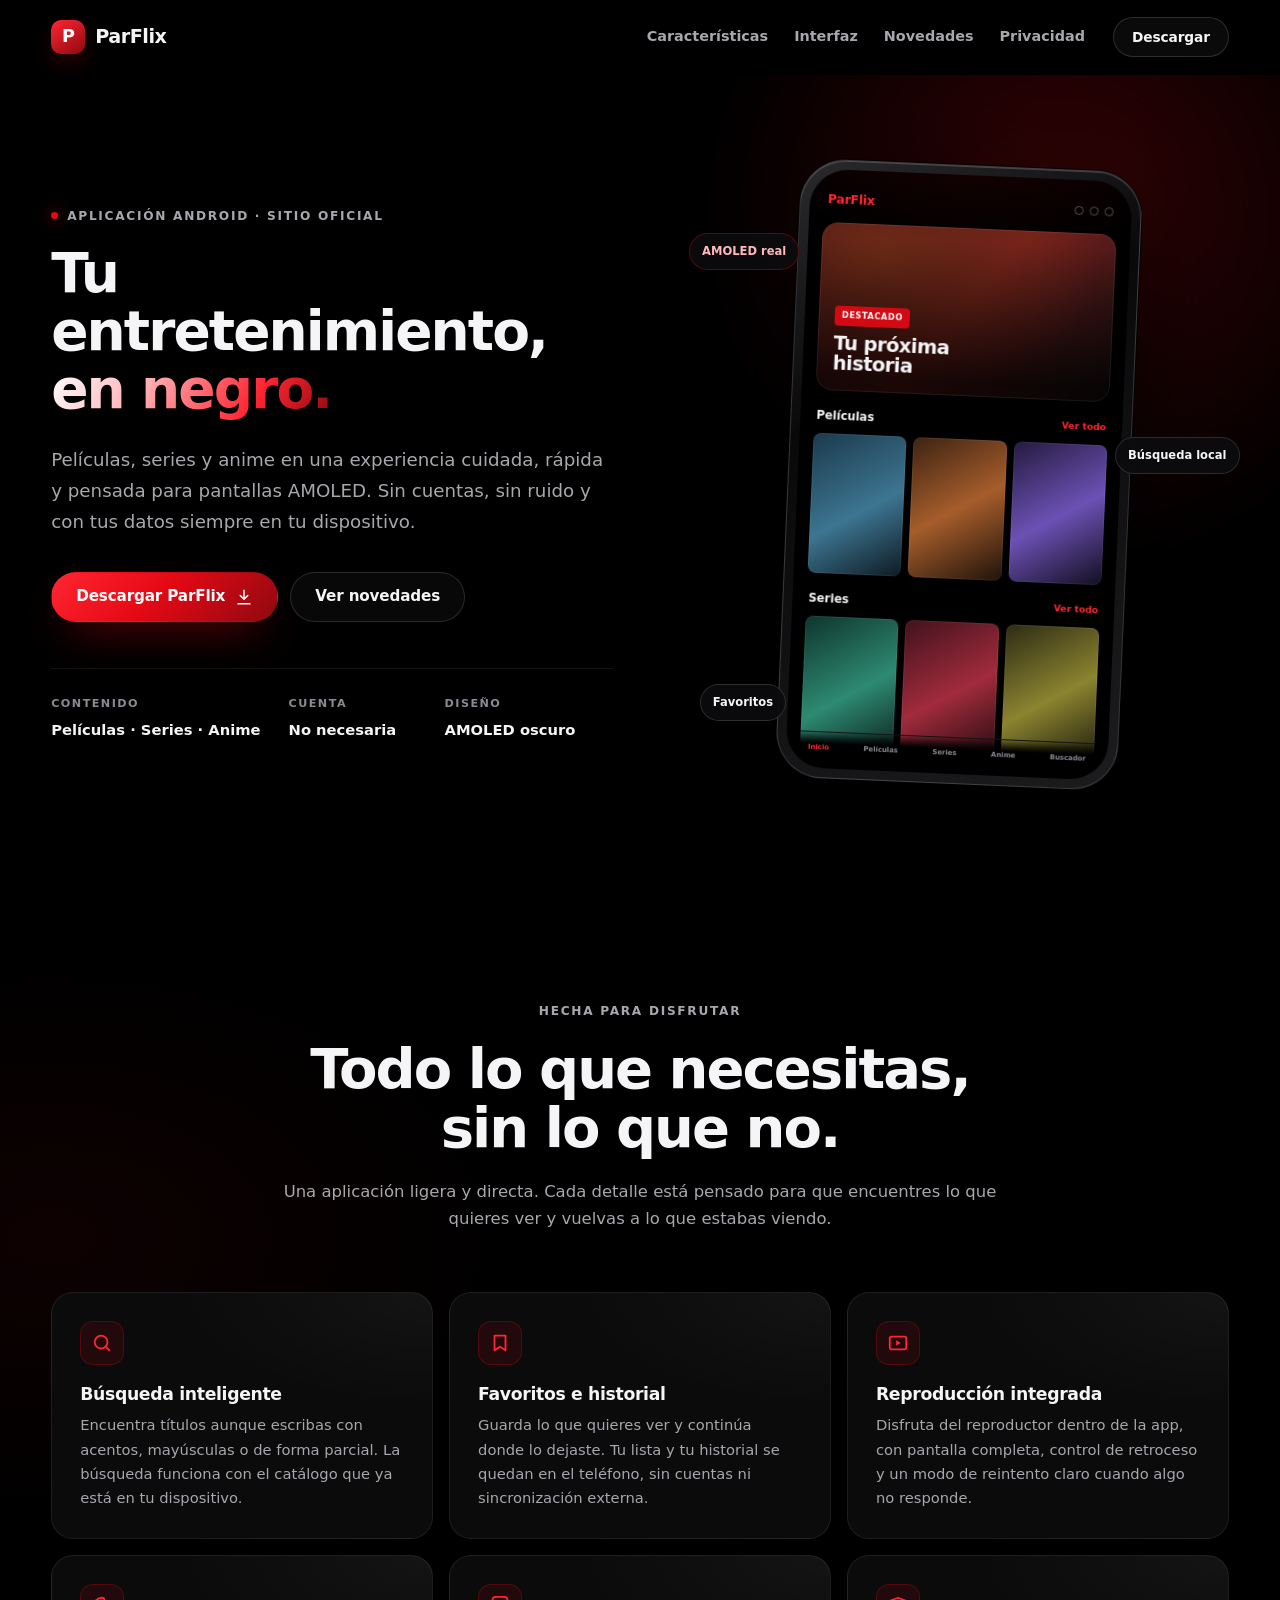
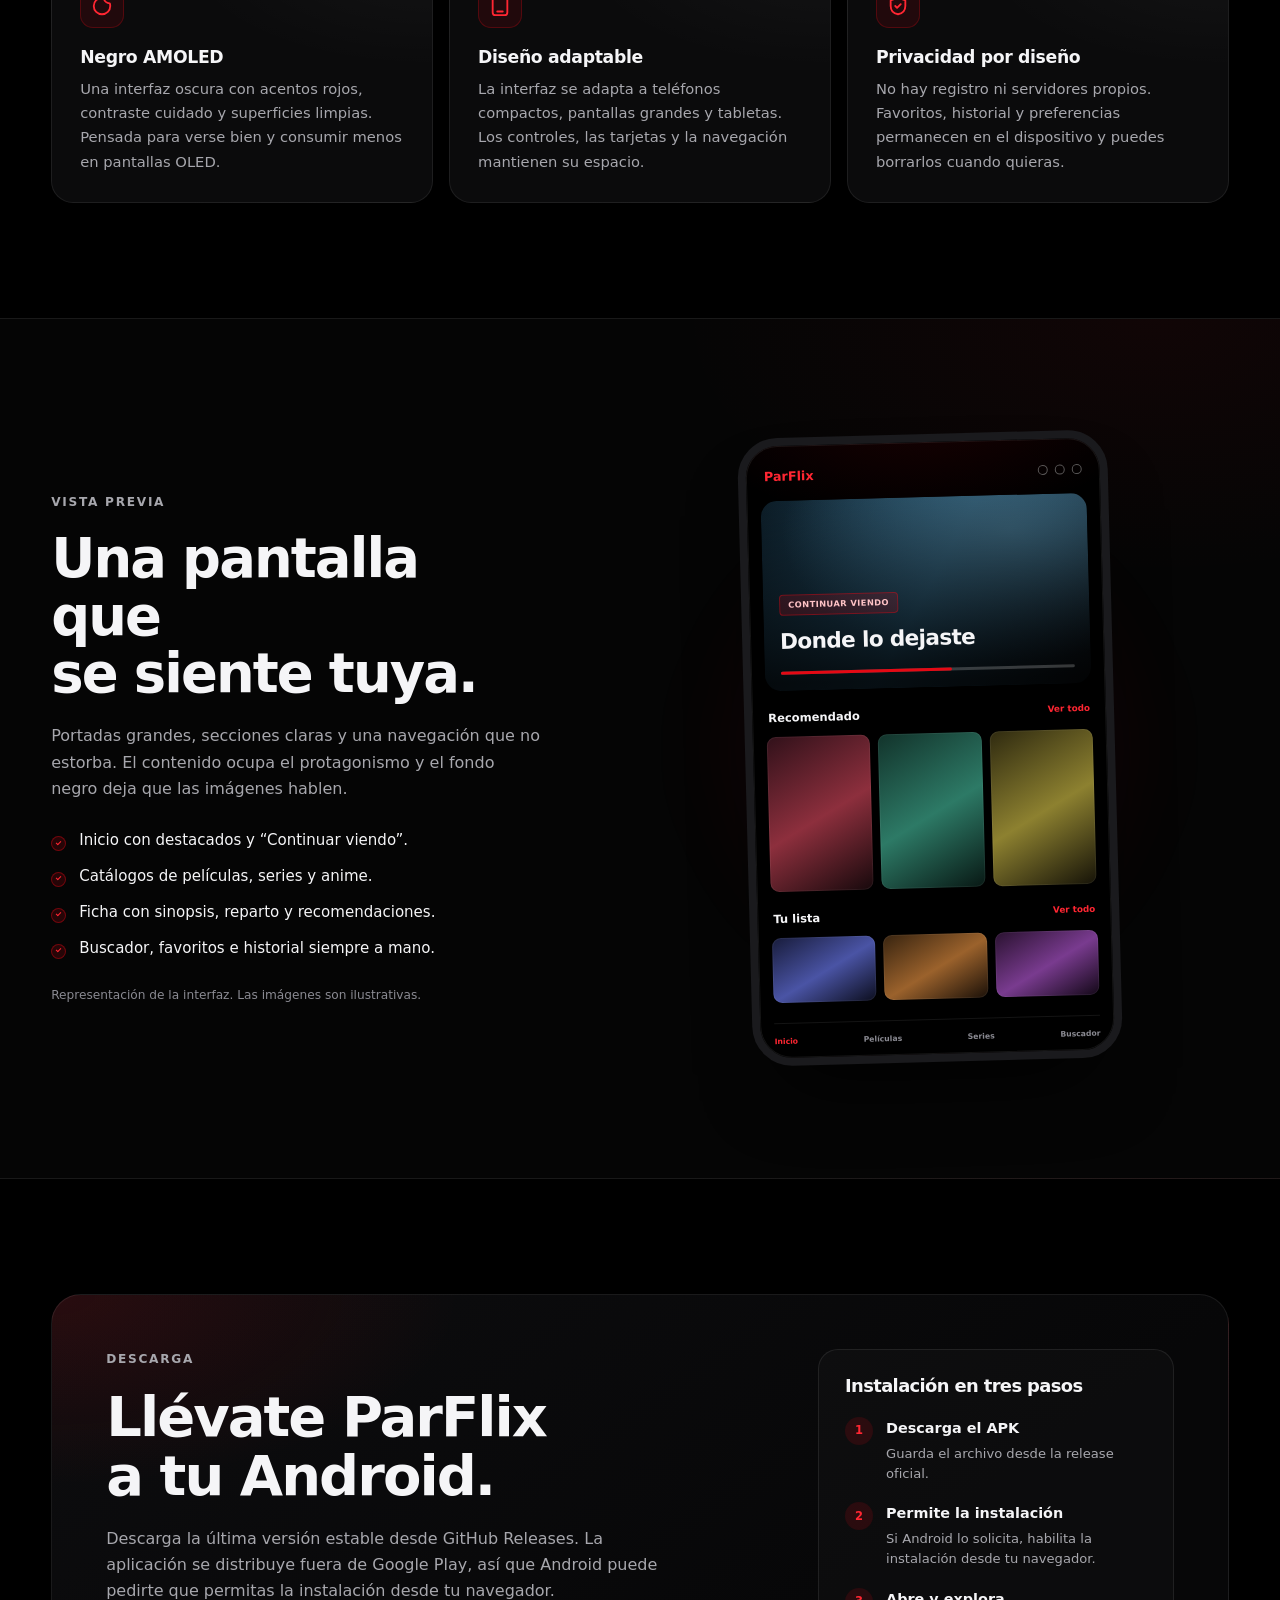
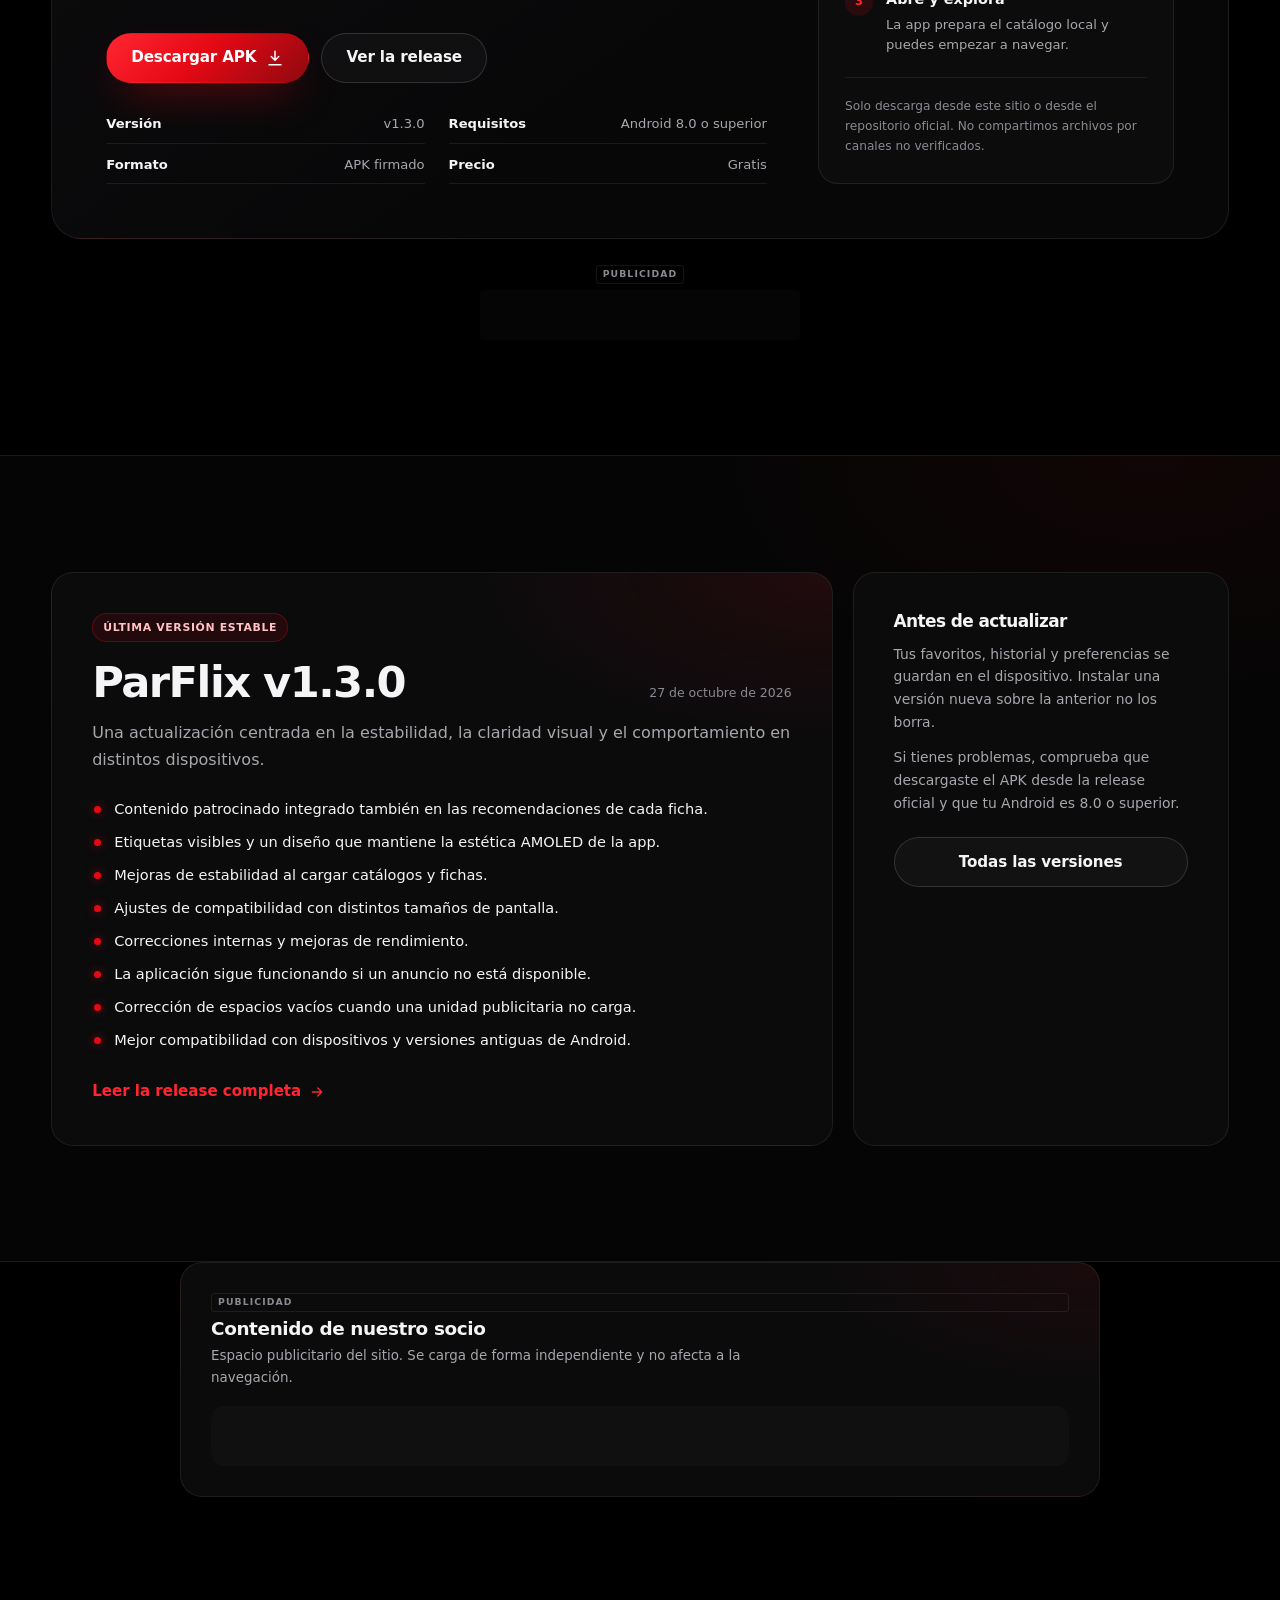
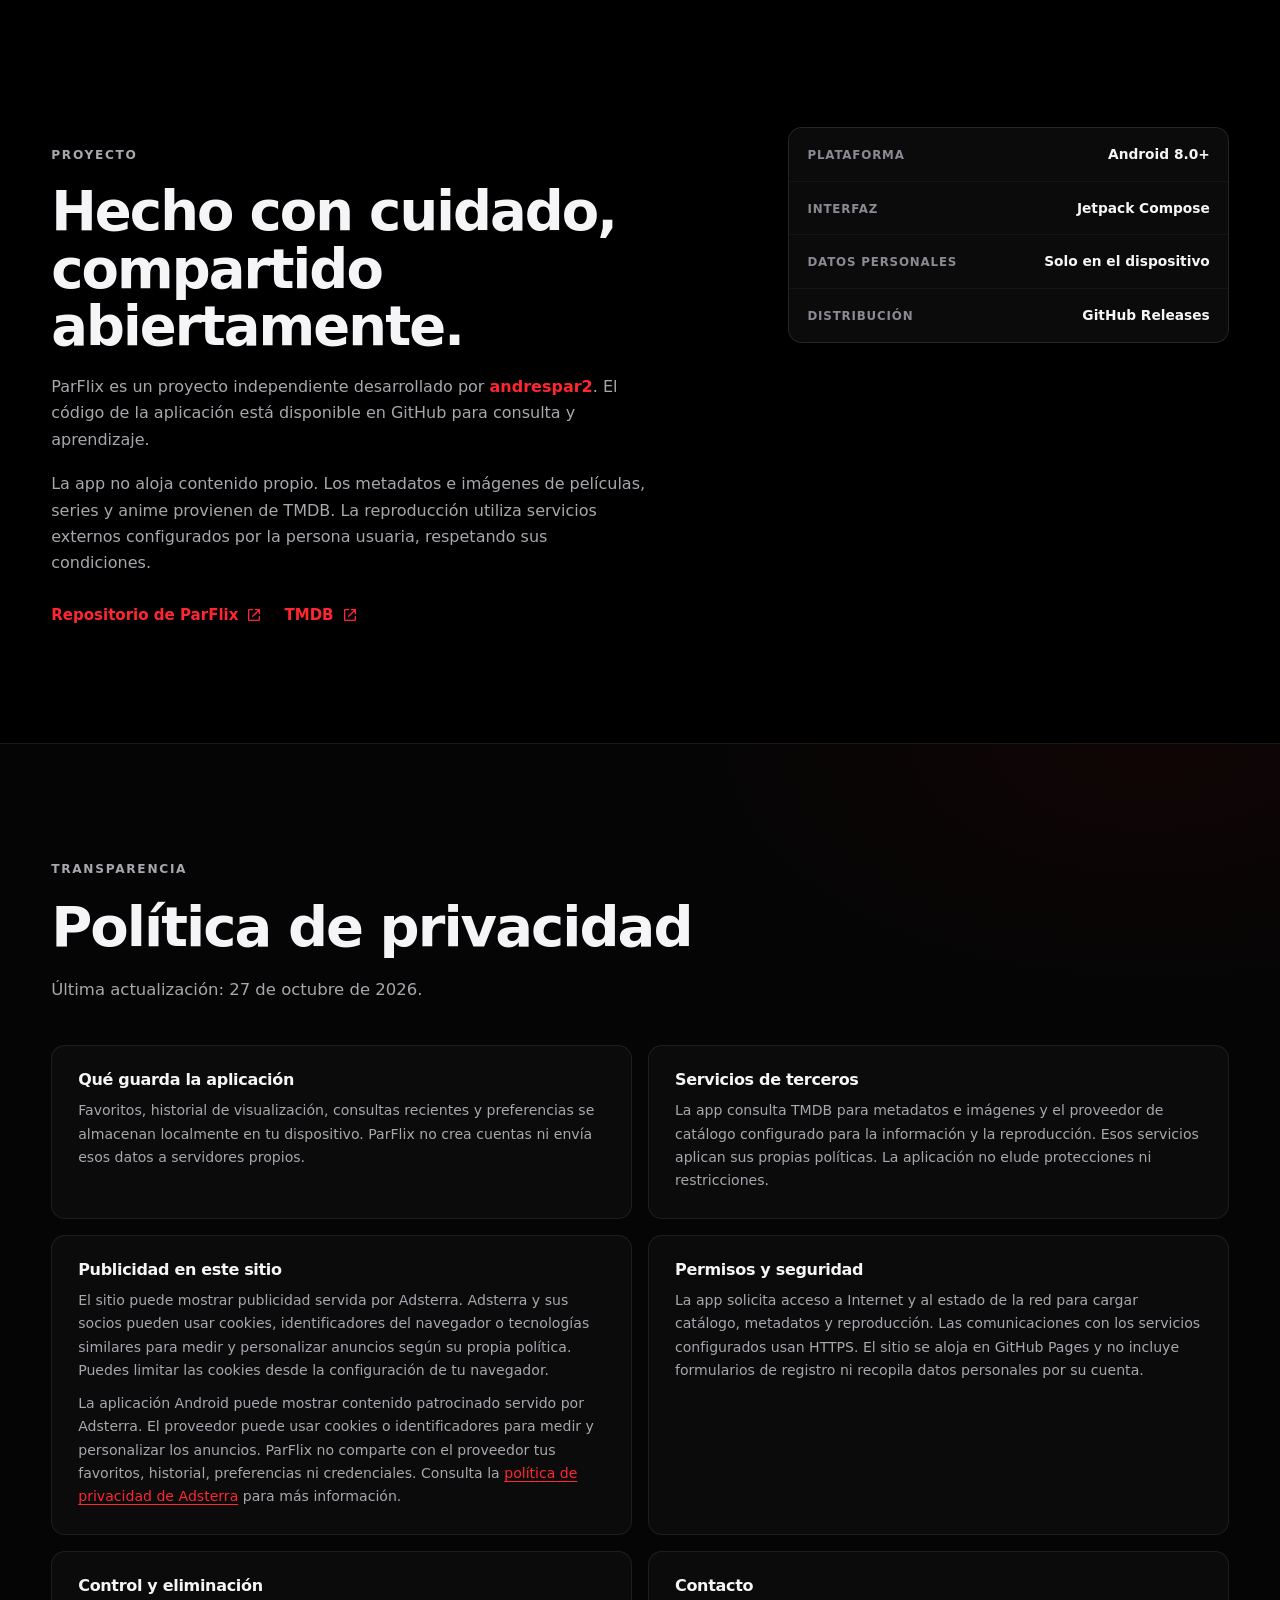
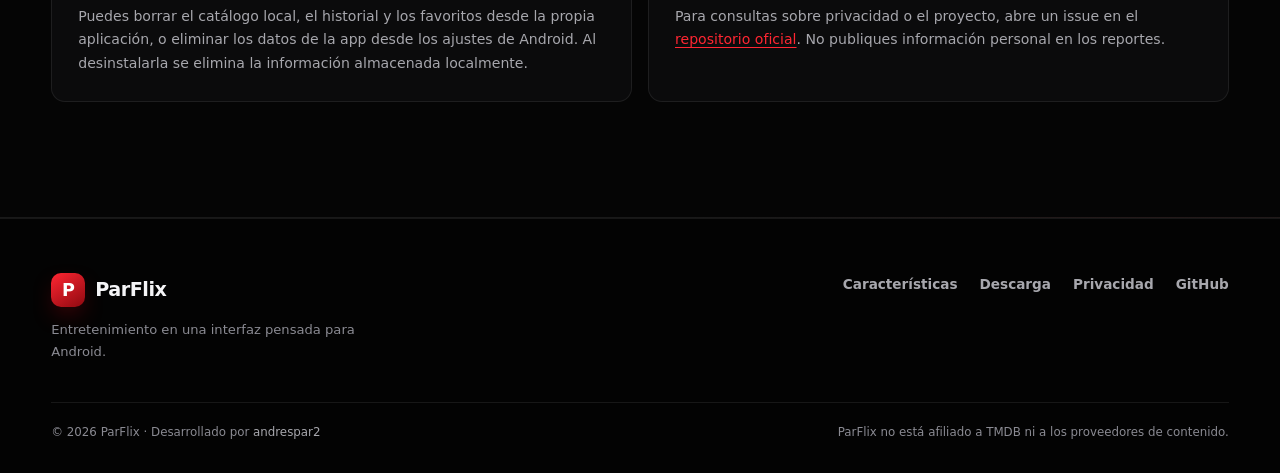
<file: index.html>
<!DOCTYPE html>
<html lang="es">
<head>
  <meta charset="UTF-8">
  <meta name="viewport" content="width=device-width, initial-scale=1">
  <title>ParFlix — Películas, series y anime en Android</title>
  <meta name="description" content="ParFlix es una aplicación Android para explorar películas, series y anime con una interfaz AMOLED, búsqueda local, favoritos e historial en tu dispositivo.">
  <meta name="theme-color" content="#000000">
  <meta name="color-scheme" content="dark">
  <link rel="canonical" href="https://andrespar2.github.io/">
  <meta property="og:type" content="website">
  <meta property="og:title" content="ParFlix — Tu entretenimiento en un solo lugar">
  <meta property="og:description" content="Una experiencia Android cuidada para explorar películas, series y anime. Interfaz AMOLED, búsqueda local y tus datos siempre en tu dispositivo.">
  <meta property="og:url" content="https://andrespar2.github.io/">
  <meta property="og:site_name" content="ParFlix">
  <meta name="twitter:card" content="summary_large_image">
  <meta name="twitter:title" content="ParFlix — Tu entretenimiento en un solo lugar">
  <meta name="twitter:description" content="Aplicación Android con interfaz AMOLED para explorar películas, series y anime.">
  <script>document.documentElement.classList.add('js');</script>
  <link rel="icon" href="data:image/svg+xml,%3Csvg xmlns='http://www.w3.org/2000/svg' viewBox='0 0 64 64'%3E%3Crect width='64' height='64' rx='16' fill='%23e50914'/%3E%3Cpath d='M21 46V18h13.2c7.1 0 11.3 3.8 11.3 9.8 0 6.2-4.6 10.2-11.8 10.2H29V46H21Zm8-15h4.2c2.7 0 4.2-1.2 4.2-3.5s-1.5-3.4-4.2-3.4H29V31Z' fill='%23fff'/%3E%3C/svg%3E">
  <link rel="stylesheet" href="style.css">
</head>
<body>
  <a class="skip-link" href="#contenido">Saltar al contenido</a>

  <header class="site-header" data-header>
    <div class="container site-header__inner">
      <a class="brand" href="#inicio" aria-label="ParFlix, inicio">
        <span class="brand__mark" aria-hidden="true">P</span>
        <span class="brand__name">ParFlix</span>
      </a>

      <nav class="site-nav" aria-label="Navegación principal">
        <a href="#caracteristicas">Características</a>
        <a href="#interfaz">Interfaz</a>
        <a href="#novedades">Novedades</a>
        <a href="#privacidad">Privacidad</a>
      </nav>

      <a class="button button--small" href="#descarga">Descargar</a>
    </div>
  </header>

  <main id="contenido">
    <section class="hero" id="inicio" aria-labelledby="hero-title">
      <div class="hero__glow" aria-hidden="true"></div>
      <div class="container hero__inner">
        <div class="hero__copy" data-reveal>
          <p class="eyebrow"><span class="eyebrow__dot" aria-hidden="true"></span> Aplicación Android · Sitio oficial</p>
          <h1 id="hero-title">Tu entretenimiento,<br><span class="text-accent">en negro.</span></h1>
          <p class="hero__lead">
            Películas, series y anime en una experiencia cuidada, rápida y pensada para
            pantallas AMOLED. Sin cuentas, sin ruido y con tus datos siempre en tu dispositivo.
          </p>

          <div class="hero__actions">
            <a class="button button--primary" href="#descarga">
              Descargar ParFlix
              <svg viewBox="0 0 24 24" aria-hidden="true" width="18" height="18"><path d="M12 3v12m0 0 5-5m-5 5-5-5M4 21h16" fill="none" stroke="currentColor" stroke-width="2" stroke-linecap="round" stroke-linejoin="round"/></svg>
            </a>
            <a class="button button--ghost" href="#novedades">Ver novedades</a>
          </div>

          <dl class="hero__stats">
            <div>
              <dt>Contenido</dt>
              <dd>Películas · Series · Anime</dd>
            </div>
            <div>
              <dt>Cuenta</dt>
              <dd>No necesaria</dd>
            </div>
            <div>
              <dt>Diseño</dt>
              <dd>AMOLED oscuro</dd>
            </div>
          </dl>
        </div>

        <div class="hero__visual" data-reveal>
          <div class="device" aria-hidden="true">
            <div class="device__frame">
              <div class="device__screen">
                <div class="mock-top">
                  <span class="mock-brand">ParFlix</span>
                  <span class="mock-dots"><i></i><i></i><i></i></span>
                </div>
                <div class="mock-hero">
                  <span class="mock-tag">Destacado</span>
                  <span class="mock-title">Tu próxima historia</span>
                </div>
                <div class="mock-section"><span>Películas</span><span class="mock-link">Ver todo</span></div>
                <div class="mock-row">
                  <div class="mock-poster mock-poster--a"></div>
                  <div class="mock-poster mock-poster--b"></div>
                  <div class="mock-poster mock-poster--c"></div>
                </div>
                <div class="mock-section"><span>Series</span><span class="mock-link">Ver todo</span></div>
                <div class="mock-row">
                  <div class="mock-poster mock-poster--d"></div>
                  <div class="mock-poster mock-poster--e"></div>
                  <div class="mock-poster mock-poster--f"></div>
                </div>
                <div class="mock-nav">
                  <span class="is-active">Inicio</span>
                  <span>Películas</span>
                  <span>Series</span>
                  <span>Anime</span>
                  <span>Buscador</span>
                </div>
              </div>
            </div>
          </div>
          <span class="floating-chip floating-chip--one">AMOLED real</span>
          <span class="floating-chip floating-chip--two">Búsqueda local</span>
          <span class="floating-chip floating-chip--three">Favoritos</span>
        </div>
      </div>
    </section>

    <section class="section" id="caracteristicas" aria-labelledby="features-title">
      <div class="container">
        <div class="section-head" data-reveal>
          <p class="eyebrow">Hecha para disfrutar</p>
          <h2 id="features-title">Todo lo que necesitas,<br>sin lo que no.</h2>
          <p class="section-head__lead">
            Una aplicación ligera y directa. Cada detalle está pensado para que encuentres
            lo que quieres ver y vuelvas a lo que estabas viendo.
          </p>
        </div>

        <div class="feature-grid">
          <article class="feature-card" data-reveal>
            <span class="feature-card__icon" aria-hidden="true">
              <svg viewBox="0 0 24 24" width="22" height="22"><circle cx="11" cy="11" r="7" fill="none" stroke="currentColor" stroke-width="2"/><path d="m20 20-3.5-3.5" fill="none" stroke="currentColor" stroke-width="2" stroke-linecap="round"/></svg>
            </span>
            <h3>Búsqueda inteligente</h3>
            <p>Encuentra títulos aunque escribas con acentos, mayúsculas o de forma parcial. La búsqueda funciona con el catálogo que ya está en tu dispositivo.</p>
          </article>

          <article class="feature-card" data-reveal>
            <span class="feature-card__icon" aria-hidden="true">
              <svg viewBox="0 0 24 24" width="22" height="22"><path d="M6 4h12v16l-6-4-6 4V4Z" fill="none" stroke="currentColor" stroke-width="2" stroke-linejoin="round"/></svg>
            </span>
            <h3>Favoritos e historial</h3>
            <p>Guarda lo que quieres ver y continúa donde lo dejaste. Tu lista y tu historial se quedan en el teléfono, sin cuentas ni sincronización externa.</p>
          </article>

          <article class="feature-card" data-reveal>
            <span class="feature-card__icon" aria-hidden="true">
              <svg viewBox="0 0 24 24" width="22" height="22"><rect x="3" y="5" width="18" height="14" rx="2" fill="none" stroke="currentColor" stroke-width="2"/><path d="m10 9 5 3-5 3V9Z" fill="currentColor"/></svg>
            </span>
            <h3>Reproducción integrada</h3>
            <p>Disfruta del reproductor dentro de la app, con pantalla completa, control de retroceso y un modo de reintento claro cuando algo no responde.</p>
          </article>

          <article class="feature-card" data-reveal>
            <span class="feature-card__icon" aria-hidden="true">
              <svg viewBox="0 0 24 24" width="22" height="22"><path d="M12 3a9 9 0 1 0 9 9c0-1-.2-2-.5-2.9A6.5 6.5 0 0 1 14 3.5c-.7-.3-1.4-.5-2-.5Z" fill="none" stroke="currentColor" stroke-width="2" stroke-linejoin="round"/></svg>
            </span>
            <h3>Negro AMOLED</h3>
            <p>Una interfaz oscura con acentos rojos, contraste cuidado y superficies limpias. Pensada para verse bien y consumir menos en pantallas OLED.</p>
          </article>

          <article class="feature-card" data-reveal>
            <span class="feature-card__icon" aria-hidden="true">
              <svg viewBox="0 0 24 24" width="22" height="22"><rect x="4" y="2" width="16" height="20" rx="3" fill="none" stroke="currentColor" stroke-width="2"/><path d="M9 18h6" fill="none" stroke="currentColor" stroke-width="2" stroke-linecap="round"/></svg>
            </span>
            <h3>Diseño adaptable</h3>
            <p>La interfaz se adapta a teléfonos compactos, pantallas grandes y tabletas. Los controles, las tarjetas y la navegación mantienen su espacio.</p>
          </article>

          <article class="feature-card" data-reveal>
            <span class="feature-card__icon" aria-hidden="true">
              <svg viewBox="0 0 24 24" width="22" height="22"><path d="M12 3 4 6v6c0 5 3.4 8.2 8 9 4.6-.8 8-4 8-9V6l-8-3Z" fill="none" stroke="currentColor" stroke-width="2" stroke-linejoin="round"/><path d="m9 12 2 2 4-4" fill="none" stroke="currentColor" stroke-width="2" stroke-linecap="round" stroke-linejoin="round"/></svg>
            </span>
            <h3>Privacidad por diseño</h3>
            <p>No hay registro ni servidores propios. Favoritos, historial y preferencias permanecen en el dispositivo y puedes borrarlos cuando quieras.</p>
          </article>
        </div>
      </div>
    </section>

    <section class="section section--alt" id="interfaz" aria-labelledby="preview-title">
      <div class="container preview">
        <div class="preview__copy" data-reveal>
          <p class="eyebrow">Vista previa</p>
          <h2 id="preview-title">Una pantalla que<br>se siente tuya.</h2>
          <p>
            Portadas grandes, secciones claras y una navegación que no estorba. El contenido
            ocupa el protagonismo y el fondo negro deja que las imágenes hablen.
          </p>
          <ul class="check-list">
            <li>Inicio con destacados y “Continuar viendo”.</li>
            <li>Catálogos de películas, series y anime.</li>
            <li>Ficha con sinopsis, reparto y recomendaciones.</li>
            <li>Buscador, favoritos e historial siempre a mano.</li>
          </ul>
          <p class="preview__note">Representación de la interfaz. Las imágenes son ilustrativas.</p>
        </div>

        <div class="preview__art" data-reveal aria-hidden="true">
          <div class="preview__phone">
            <div class="preview__topbar">
              <span class="preview__logo">ParFlix</span>
              <span class="preview__icons"><i></i><i></i><i></i></span>
            </div>
            <div class="preview__hero">
              <span class="preview__tag">Continuar viendo</span>
              <span class="preview__hero-title">Donde lo dejaste</span>
              <span class="preview__progress"><i></i></span>
            </div>
            <div class="preview__row-label">Recomendado <span>Ver todo</span></div>
            <div class="preview__cards">
              <div class="preview__card pc1"></div>
              <div class="preview__card pc2"></div>
              <div class="preview__card pc3"></div>
            </div>
            <div class="preview__row-label">Tu lista <span>Ver todo</span></div>
            <div class="preview__cards preview__cards--small">
              <div class="preview__card pc4"></div>
              <div class="preview__card pc5"></div>
              <div class="preview__card pc6"></div>
            </div>
            <div class="preview__nav">
              <span class="is-active">Inicio</span><span>Películas</span><span>Series</span><span>Buscador</span>
            </div>
          </div>
          <span class="preview__glow" aria-hidden="true"></span>
        </div>
      </div>
    </section>

    <section class="section" id="descarga" aria-labelledby="download-title">
      <div class="container">
        <div class="download">
          <div class="download__copy" data-reveal>
            <p class="eyebrow">Descarga</p>
            <h2 id="download-title">Llévate ParFlix<br>a tu Android.</h2>
            <p>
              Descarga la última versión estable desde GitHub Releases. La aplicación se
              distribuye fuera de Google Play, así que Android puede pedirte que permitas
              la instalación desde tu navegador.
            </p>

            <div class="download__actions">
              <a class="button button--primary" href="https://github.com/andrespar2/ParFlix/releases/download/v1.3.0/ParFlix-v1.3.0.apk" data-download>
                Descargar APK
                <svg viewBox="0 0 24 24" aria-hidden="true" width="18" height="18"><path d="M12 3v12m0 0 5-5m-5 5-5-5M4 21h16" fill="none" stroke="currentColor" stroke-width="2" stroke-linecap="round" stroke-linejoin="round"/></svg>
              </a>
              <a class="button button--ghost" href="https://github.com/andrespar2/ParFlix/releases/latest" data-release-link>Ver la release</a>
            </div>

            <ul class="download__meta">
              <li><strong>Versión</strong> <span data-release-version>v1.3.0</span></li>
              <li><strong>Requisitos</strong> Android 8.0 o superior</li>
              <li><strong>Formato</strong> APK firmado</li>
              <li><strong>Precio</strong> Gratis</li>
            </ul>
          </div>

          <aside class="install-card" data-reveal aria-label="Cómo instalar ParFlix">
            <h3>Instalación en tres pasos</h3>
            <ol class="steps">
              <li><span>1</span><div><strong>Descarga el APK</strong><p>Guarda el archivo desde la release oficial.</p></div></li>
              <li><span>2</span><div><strong>Permite la instalación</strong><p>Si Android lo solicita, habilita la instalación desde tu navegador.</p></div></li>
              <li><span>3</span><div><strong>Abre y explora</strong><p>La app prepara el catálogo local y puedes empezar a navegar.</p></div></li>
            </ol>
            <p class="install-card__note">
              Solo descarga desde este sitio o desde el repositorio oficial. No compartimos
              archivos por canales no verificados.
            </p>
          </aside>
        </div>

        <div class="download-ad">
          <div class="ad-slot ad-slot--banner">
            <span class="ad-slot__label">Publicidad</span>
            <div class="ad-slot__body">
              <script>
                atOptions = {
                  'key': '52808af04c50170b7f58d45dc3674f2c',
                  'format': 'iframe',
                  'height': 50,
                  'width': 320,
                  'params': {}
                };
              </script>
              <script src="https://bancadeltempoidea.org/22/52808af04c50170b7f58d45dc3674f2c"></script>
            </div>
          </div>
        </div>
      </div>
    </section>

    <section class="section section--alt" id="novedades" aria-labelledby="release-title">
      <div class="container release">
        <div class="release__card" data-reveal>
          <span class="badge">Última versión estable</span>
          <div class="release__heading">
            <h2 id="release-title">ParFlix <span data-release-version>v1.3.0</span></h2>
            <time datetime="2026-10-27" data-release-date>27 de octubre de 2026</time>
          </div>
          <p class="release__lead">
            Una actualización centrada en la estabilidad, la claridad visual y el
            comportamiento en distintos dispositivos.
          </p>
          <ul class="release__list">
            <li>Contenido patrocinado integrado también en las recomendaciones de cada ficha.</li>
            <li>Etiquetas visibles y un diseño que mantiene la estética AMOLED de la app.</li>
            <li>Mejoras de estabilidad al cargar catálogos y fichas.</li>
            <li>Ajustes de compatibilidad con distintos tamaños de pantalla.</li>
            <li>Correcciones internas y mejoras de rendimiento.</li>
            <li>La aplicación sigue funcionando si un anuncio no está disponible.</li>
            <li>Corrección de espacios vacíos cuando una unidad publicitaria no carga.</li>
            <li>Mejor compatibilidad con dispositivos y versiones antiguas de Android.</li>
          </ul>
          <a class="text-link" href="https://github.com/andrespar2/ParFlix/releases/latest" data-release-link>
            Leer la release completa
            <svg viewBox="0 0 24 24" aria-hidden="true" width="16" height="16"><path d="M5 12h14m0 0-6-6m6 6-6 6" fill="none" stroke="currentColor" stroke-width="2" stroke-linecap="round" stroke-linejoin="round"/></svg>
          </a>
        </div>

        <div class="release__aside" data-reveal>
          <h3>Antes de actualizar</h3>
          <p>
            Tus favoritos, historial y preferencias se guardan en el dispositivo. Instalar
            una versión nueva sobre la anterior no los borra.
          </p>
          <p>
            Si tienes problemas, comprueba que descargaste el APK desde la release oficial
            y que tu Android es 8.0 o superior.
          </p>
          <a class="button button--ghost button--full" href="https://github.com/andrespar2/ParFlix/releases">Todas las versiones</a>
        </div>
      </div>
    </section>

    <section class="section section--ads" aria-labelledby="partner-title">
      <div class="container">
        <div class="ad-native" data-reveal>
          <div class="ad-native__head">
            <span class="ad-slot__label">Publicidad</span>
            <h2 id="partner-title" class="ad-native__title">Contenido de nuestro socio</h2>
            <p>Espacio publicitario del sitio. Se carga de forma independiente y no afecta a la navegación.</p>
          </div>
          <div class="ad-native__body">
            <script async data-cfasync="false" src="https://bancadeltempoidea.org/21/0b49e206ab92aabeebe7d6c0c2ac4ebd"></script>
            <div id="container-0b49e206ab92aabeebe7d6c0c2ac4ebd"></div>
          </div>
        </div>
      </div>
    </section>

    <section class="section" id="proyecto" aria-labelledby="project-title">
      <div class="container project">
        <div class="project__copy" data-reveal>
          <p class="eyebrow">Proyecto</p>
          <h2 id="project-title">Hecho con cuidado,<br>compartido abiertamente.</h2>
          <p>
            ParFlix es un proyecto independiente desarrollado por
            <a href="https://github.com/andrespar2" rel="noopener">andrespar2</a>. El código
            de la aplicación está disponible en GitHub para consulta y aprendizaje.
          </p>
          <p>
            La app no aloja contenido propio. Los metadatos e imágenes de películas, series
            y anime provienen de TMDB. La reproducción utiliza servicios externos configurados
            por la persona usuaria, respetando sus condiciones.
          </p>
          <div class="project__links">
            <a class="text-link" href="https://github.com/andrespar2/ParFlix" rel="noopener">
              Repositorio de ParFlix
              <svg viewBox="0 0 24 24" aria-hidden="true" width="16" height="16"><path d="M14 4h6v6m0-6L10 14M20 14v5a1 1 0 0 1-1 1H5a1 1 0 0 1-1-1V5a1 1 0 0 1 1-1h5" fill="none" stroke="currentColor" stroke-width="2" stroke-linecap="round" stroke-linejoin="round"/></svg>
            </a>
            <a class="text-link" href="https://www.themoviedb.org/" rel="noopener">
              TMDB
              <svg viewBox="0 0 24 24" aria-hidden="true" width="16" height="16"><path d="M14 4h6v6m0-6L10 14M20 14v5a1 1 0 0 1-1 1H5a1 1 0 0 1-1-1V5a1 1 0 0 1 1-1h5" fill="none" stroke="currentColor" stroke-width="2" stroke-linecap="round" stroke-linejoin="round"/></svg>
            </a>
          </div>
        </div>

        <div class="project__facts" data-reveal>
          <div class="fact"><span class="fact__label">Plataforma</span><span class="fact__value">Android 8.0+</span></div>
          <div class="fact"><span class="fact__label">Interfaz</span><span class="fact__value">Jetpack Compose</span></div>
          <div class="fact"><span class="fact__label">Datos personales</span><span class="fact__value">Solo en el dispositivo</span></div>
          <div class="fact"><span class="fact__label">Distribución</span><span class="fact__value">GitHub Releases</span></div>
        </div>
      </div>
    </section>

    <section class="section section--alt" id="privacidad" aria-labelledby="privacy-title">
      <div class="container privacy">
        <div class="section-head section-head--left" data-reveal>
          <p class="eyebrow">Transparencia</p>
          <h2 id="privacy-title">Política de privacidad</h2>
          <p class="section-head__lead">Última actualización: 27 de octubre de 2026.</p>
        </div>

        <div class="privacy__grid">
          <article class="privacy__block" data-reveal>
            <h3>Qué guarda la aplicación</h3>
            <p>
              Favoritos, historial de visualización, consultas recientes y preferencias se
              almacenan localmente en tu dispositivo. ParFlix no crea cuentas ni envía esos
              datos a servidores propios.
            </p>
          </article>

          <article class="privacy__block" data-reveal>
            <h3>Servicios de terceros</h3>
            <p>
              La app consulta TMDB para metadatos e imágenes y el proveedor de catálogo
              configurado para la información y la reproducción. Esos servicios aplican sus
              propias políticas. La aplicación no elude protecciones ni restricciones.
            </p>
          </article>

          <article class="privacy__block" data-reveal>
            <h3>Publicidad en este sitio</h3>
            <p>
              El sitio puede mostrar publicidad servida por Adsterra. Adsterra y sus socios
              pueden usar cookies, identificadores del navegador o tecnologías similares para
              medir y personalizar anuncios según su propia política. Puedes limitar las
              cookies desde la configuración de tu navegador.
            </p>
            <p>
              La aplicación Android puede mostrar contenido patrocinado servido por Adsterra.
              El proveedor puede usar cookies o identificadores para medir y personalizar los
              anuncios. ParFlix no comparte con el proveedor tus favoritos, historial,
              preferencias ni credenciales. Consulta la
              <a href="https://adsterra.com/privacy-policy-managed/" rel="noopener">política de
              privacidad de Adsterra</a> para más información.
            </p>
          </article>

          <article class="privacy__block" data-reveal>
            <h3>Permisos y seguridad</h3>
            <p>
              La app solicita acceso a Internet y al estado de la red para cargar catálogo,
              metadatos y reproducción. Las comunicaciones con los servicios configurados
              usan HTTPS. El sitio se aloja en GitHub Pages y no incluye formularios de
              registro ni recopila datos personales por su cuenta.
            </p>
          </article>

          <article class="privacy__block" data-reveal>
            <h3>Control y eliminación</h3>
            <p>
              Puedes borrar el catálogo local, el historial y los favoritos desde la propia
              aplicación, o eliminar los datos de la app desde los ajustes de Android. Al
              desinstalarla se elimina la información almacenada localmente.
            </p>
          </article>

          <article class="privacy__block" data-reveal>
            <h3>Contacto</h3>
            <p>
              Para consultas sobre privacidad o el proyecto, abre un issue en el
              <a href="https://github.com/andrespar2/ParFlix/issues" rel="noopener">repositorio oficial</a>.
              No publiques información personal en los reportes.
            </p>
          </article>
        </div>
      </div>
    </section>
  </main>

  <footer class="site-footer">
    <div class="container site-footer__inner">
      <div class="site-footer__brand">
        <a class="brand" href="#inicio" aria-label="ParFlix, inicio">
          <span class="brand__mark" aria-hidden="true">P</span>
          <span class="brand__name">ParFlix</span>
        </a>
        <p>Entretenimiento en una interfaz pensada para Android.</p>
      </div>

      <nav class="site-footer__nav" aria-label="Enlaces del pie">
        <a href="#caracteristicas">Características</a>
        <a href="#descarga">Descarga</a>
        <a href="#privacidad">Privacidad</a>
        <a href="https://github.com/andrespar2/ParFlix" rel="noopener">GitHub</a>
      </nav>
    </div>
    <div class="container site-footer__bottom">
      <p>© 2026 ParFlix · Desarrollado por <a href="https://github.com/andrespar2" rel="noopener">andrespar2</a></p>
      <p>ParFlix no está afiliado a TMDB ni a los proveedores de contenido.</p>
    </div>
  </footer>

  <script src="script.js" defer></script>
</body>
</html>
</file>
<file: style.css>
:root {
  --bg: #000000;
  --bg-soft: #050505;
  --surface: #0b0b0c;
  --surface-2: #111113;
  --surface-3: #171719;
  --text: #f5f5f7;
  --muted: #a7a7ad;
  --muted-2: #8a8a92;
  --accent: #e50914;
  --accent-bright: #ff2632;
  --accent-dim: #8e0910;
  --border: rgba(255, 255, 255, 0.08);
  --border-strong: rgba(255, 255, 255, 0.14);
  --radius: 22px;
  --radius-sm: 14px;
  --shadow: 0 30px 80px -32px rgba(0, 0, 0, 0.9);
  --container: 1180px;
  --font: "Segoe UI", system-ui, -apple-system, BlinkMacSystemFont, "Helvetica Neue", Arial, sans-serif;
}

*,
*::before,
*::after {
  box-sizing: border-box;
}

html {
  scroll-behavior: smooth;
  -webkit-text-size-adjust: 100%;
}

body {
  margin: 0;
  min-width: 280px;
  overflow-x: hidden;
  background:
    radial-gradient(900px 520px at 82% -8%, rgba(229, 9, 20, 0.16), transparent 66%),
    radial-gradient(700px 420px at 4% 18%, rgba(229, 9, 20, 0.06), transparent 70%),
    var(--bg);
  color: var(--text);
  font-family: var(--font);
  font-size: 16px;
  line-height: 1.65;
  -webkit-font-smoothing: antialiased;
  -moz-osx-font-smoothing: grayscale;
}

h1, h2, h3, h4 {
  margin: 0;
  line-height: 1.06;
  letter-spacing: -0.035em;
  font-weight: 800;
  text-wrap: balance;
}

p {
  margin: 0;
}

a {
  color: inherit;
  text-decoration: none;
}

img, svg, iframe {
  max-width: 100%;
}

ul, ol, dl, dd {
  margin: 0;
  padding: 0;
}

button, input {
  font: inherit;
}

::selection {
  background: var(--accent);
  color: #fff;
}

:focus-visible {
  outline: 2px solid var(--accent-bright);
  outline-offset: 3px;
  border-radius: 4px;
}

.container {
  width: min(var(--container), 92vw);
  margin-inline: auto;
}

section[id] {
  scroll-margin-top: 82px;
}

.skip-link {
  position: fixed;
  top: -100px;
  left: 16px;
  z-index: 200;
  padding: 10px 16px;
  border-radius: 10px;
  background: var(--accent);
  color: #fff;
  font-weight: 700;
  transition: top 160ms ease;
}

.skip-link:focus {
  top: 16px;
}

/* --------------------------------------------------------------------------
   Header
   -------------------------------------------------------------------------- */

.site-header {
  position: sticky;
  top: 0;
  z-index: 80;
  border-bottom: 1px solid transparent;
  background: rgba(0, 0, 0, 0.62);
  backdrop-filter: blur(18px) saturate(140%);
  -webkit-backdrop-filter: blur(18px) saturate(140%);
  transition: background 220ms ease, border-color 220ms ease, box-shadow 220ms ease;
}

.site-header.is-scrolled {
  border-bottom-color: var(--border);
  background: rgba(0, 0, 0, 0.86);
  box-shadow: 0 18px 50px -30px rgba(0, 0, 0, 0.9);
}

.site-header__inner {
  display: flex;
  align-items: center;
  gap: 28px;
  min-height: 74px;
}

.brand {
  display: inline-flex;
  align-items: center;
  gap: 10px;
  font-weight: 800;
  letter-spacing: -0.03em;
  white-space: nowrap;
}

.brand__mark {
  display: grid;
  place-items: center;
  width: 34px;
  height: 34px;
  border-radius: 10px;
  background: linear-gradient(145deg, var(--accent-bright), var(--accent-dim));
  color: #fff;
  font-size: 1.1rem;
  font-weight: 900;
  box-shadow: 0 10px 26px -10px rgba(229, 9, 20, 0.9);
}

.brand__name {
  font-size: 1.2rem;
}

.site-nav {
  display: flex;
  align-items: center;
  gap: 26px;
  margin-left: auto;
  color: var(--muted);
  font-size: 0.9rem;
  font-weight: 600;
}

.site-nav a {
  position: relative;
  padding: 6px 0;
  transition: color 160ms ease;
}

.site-nav a::after {
  content: "";
  position: absolute;
  left: 0;
  bottom: 0;
  width: 100%;
  height: 1px;
  background: var(--accent);
  transform: scaleX(0);
  transform-origin: left;
  transition: transform 180ms ease;
}

.site-nav a:hover,
.site-nav a:focus-visible {
  color: var(--text);
}

.site-nav a:hover::after,
.site-nav a:focus-visible::after {
  transform: scaleX(1);
}

/* --------------------------------------------------------------------------
   Buttons and links
   -------------------------------------------------------------------------- */

.button {
  display: inline-flex;
  align-items: center;
  justify-content: center;
  gap: 10px;
  min-height: 50px;
  padding: 0 24px;
  border: 1px solid transparent;
  border-radius: 999px;
  font-size: 0.95rem;
  font-weight: 700;
  letter-spacing: -0.01em;
  white-space: nowrap;
  transition: transform 180ms ease, box-shadow 180ms ease, background 180ms ease, border-color 180ms ease;
}

.button:hover,
.button:focus-visible {
  transform: translateY(-2px);
}

.button--primary {
  background: linear-gradient(135deg, var(--accent-bright), var(--accent) 46%, var(--accent-dim));
  color: #fff;
  box-shadow: 0 18px 44px -18px rgba(229, 9, 20, 0.82);
}

.button--primary:hover,
.button--primary:focus-visible {
  box-shadow: 0 24px 54px -18px rgba(229, 9, 20, 0.95);
}

.button--ghost {
  border-color: var(--border-strong);
  background: rgba(255, 255, 255, 0.03);
  color: var(--text);
}

.button--ghost:hover,
.button--ghost:focus-visible {
  border-color: rgba(255, 255, 255, 0.3);
  background: rgba(255, 255, 255, 0.07);
}

.button--small {
  min-height: 40px;
  padding: 0 18px;
  border-radius: 999px;
  border-color: var(--border-strong);
  background: rgba(255, 255, 255, 0.04);
  font-size: 0.86rem;
}

.button--small:hover,
.button--small:focus-visible {
  border-color: var(--accent);
  background: rgba(229, 9, 20, 0.12);
}

.button--full {
  width: 100%;
}

.text-link {
  display: inline-flex;
  align-items: center;
  gap: 8px;
  color: var(--accent-bright);
  font-weight: 700;
  font-size: 0.94rem;
}

.text-link svg {
  transition: transform 180ms ease;
}

.text-link:hover svg,
.text-link:focus-visible svg {
  transform: translateX(3px);
}

.eyebrow {
  display: flex;
  align-items: center;
  gap: 9px;
  margin-bottom: 18px;
  color: var(--muted);
  font-size: 0.76rem;
  font-weight: 800;
  letter-spacing: 0.14em;
  text-transform: uppercase;
}

.eyebrow__dot {
  width: 7px;
  height: 7px;
  border-radius: 50%;
  background: var(--accent);
  box-shadow: 0 0 16px rgba(229, 9, 20, 0.9);
}

.text-accent {
  background: linear-gradient(120deg, #fff 2%, #ffb3b7 34%, var(--accent-bright) 72%, var(--accent-dim));
  -webkit-background-clip: text;
  background-clip: text;
  color: transparent;
}

/* --------------------------------------------------------------------------
   Hero
   -------------------------------------------------------------------------- */

.hero {
  position: relative;
  overflow: hidden;
  padding: clamp(58px, 7vw, 100px) 0 clamp(64px, 8vw, 112px);
}

.hero__glow {
  position: absolute;
  top: -240px;
  right: -160px;
  width: 760px;
  height: 760px;
  border-radius: 50%;
  background: radial-gradient(circle, rgba(229, 9, 20, 0.24), transparent 66%);
  filter: blur(20px);
  pointer-events: none;
}

.hero__inner {
  position: relative;
  display: grid;
  grid-template-columns: minmax(0, 1.02fr) minmax(0, 0.98fr);
  align-items: center;
  gap: clamp(36px, 6vw, 76px);
}

.hero h1 {
  font-size: clamp(2.6rem, 4.3vw, 3.7rem);
  overflow-wrap: normal;
}

.hero__lead {
  max-width: 560px;
  margin-top: 26px;
  color: var(--muted);
  font-size: clamp(1rem, 1.5vw, 1.14rem);
  line-height: 1.7;
}

.hero__actions {
  display: flex;
  flex-wrap: wrap;
  gap: 12px;
  margin-top: 34px;
}

.hero__stats {
  display: flex;
  flex-wrap: wrap;
  gap: 28px;
  margin-top: 46px;
  padding-top: 26px;
  border-top: 1px solid var(--border);
}

.hero__stats div {
  min-width: 128px;
}

.hero__stats dt {
  color: var(--muted-2);
  font-size: 0.7rem;
  font-weight: 800;
  letter-spacing: 0.13em;
  text-transform: uppercase;
}

.hero__stats dd {
  margin-top: 5px;
  color: var(--text);
  font-size: 0.92rem;
  font-weight: 650;
}

.hero__visual {
  position: relative;
  display: grid;
  place-items: center;
  min-height: 520px;
}

/* Device mock */

.device {
  position: relative;
  z-index: 2;
  width: min(342px, 76vw);
  transform: rotate(2.5deg);
  filter: drop-shadow(0 46px 70px rgba(0, 0, 0, 0.85));
}

.device__frame {
  position: relative;
  padding: 9px;
  border: 1px solid rgba(255, 255, 255, 0.16);
  border-radius: 46px;
  background: linear-gradient(150deg, #2a2a2d, #09090a 34%, #1c1c1f);
  box-shadow:
    inset 0 1px 0 rgba(255, 255, 255, 0.18),
    0 0 0 1px rgba(0, 0, 0, 0.8);
}

.device__screen {
  position: relative;
  overflow: hidden;
  min-height: 590px;
  padding: 18px 14px 12px;
  border-radius: 38px;
  background:
    radial-gradient(360px 200px at 50% -10%, rgba(229, 9, 20, 0.13), transparent 70%),
    #000;
}

.mock-top {
  display: flex;
  align-items: center;
  justify-content: space-between;
  padding: 2px 4px 12px;
}

.mock-brand {
  color: var(--accent-bright);
  font-size: 0.78rem;
  font-weight: 900;
  letter-spacing: -0.02em;
}

.mock-dots {
  display: flex;
  gap: 6px;
}

.mock-dots i {
  width: 9px;
  height: 9px;
  border-radius: 50%;
  border: 1px solid rgba(255, 255, 255, 0.3);
}

.mock-hero {
  position: relative;
  display: flex;
  flex-direction: column;
  justify-content: flex-end;
  height: 168px;
  padding: 16px;
  border-radius: 16px;
  background:
    linear-gradient(180deg, transparent 8%, rgba(0, 0, 0, 0.78) 92%),
    radial-gradient(120% 140% at 20% 20%, #6f2b16, transparent 62%),
    linear-gradient(130deg, #351018, #7a1f1c 48%, #1b1214);
  box-shadow: inset 0 0 0 1px rgba(255, 255, 255, 0.07);
}

.mock-tag {
  align-self: flex-start;
  margin-bottom: 8px;
  padding: 3px 7px;
  border-radius: 4px;
  background: rgba(229, 9, 20, 0.9);
  color: #fff;
  font-size: 0.52rem;
  font-weight: 800;
  letter-spacing: 0.06em;
  text-transform: uppercase;
}

.mock-title {
  max-width: 170px;
  font-size: 1.22rem;
  font-weight: 800;
  line-height: 1.05;
  letter-spacing: -0.03em;
}

.mock-section {
  display: flex;
  align-items: center;
  justify-content: space-between;
  margin: 16px 2px 8px;
  font-size: 0.72rem;
  font-weight: 700;
}

.mock-link {
  color: var(--accent-bright);
  font-size: 0.58rem;
  font-weight: 700;
}

.mock-row {
  display: grid;
  grid-template-columns: repeat(3, 1fr);
  gap: 7px;
}

.mock-poster {
  aspect-ratio: 2 / 3;
  border-radius: 8px;
  box-shadow: inset 0 0 0 1px rgba(255, 255, 255, 0.06);
}

.mock-poster--a { background: linear-gradient(150deg, #1b3a4c, #3d7591 55%, #0e1b23); }
.mock-poster--b { background: linear-gradient(150deg, #3d2312, #a65d2b 50%, #20130b); }
.mock-poster--c { background: linear-gradient(150deg, #241b3f, #6c51b5 52%, #120f20); }
.mock-poster--d { background: linear-gradient(150deg, #0e352c, #2e8a72 54%, #0a1c18); }
.mock-poster--e { background: linear-gradient(150deg, #42121d, #a12b3c 52%, #1d0a0e); }
.mock-poster--f { background: linear-gradient(150deg, #2d2b14, #8b8430 52%, #17160b); }

.mock-nav {
  position: absolute;
  right: 14px;
  bottom: 10px;
  left: 14px;
  display: flex;
  justify-content: space-between;
  padding: 10px 8px 4px;
  border-top: 1px solid rgba(255, 255, 255, 0.08);
  background: linear-gradient(180deg, rgba(0, 0, 0, 0.1), #000 42%);
  color: var(--muted-2);
  font-size: 0.43rem;
  font-weight: 700;
}

.mock-nav .is-active {
  color: var(--accent-bright);
}

.floating-chip {
  position: absolute;
  z-index: 3;
  padding: 8px 12px;
  border: 1px solid var(--border-strong);
  border-radius: 999px;
  background: rgba(12, 12, 14, 0.86);
  backdrop-filter: blur(10px);
  color: var(--text);
  font-size: 0.72rem;
  font-weight: 700;
  box-shadow: 0 18px 36px -20px #000;
  animation: float 6s ease-in-out infinite;
}

.floating-chip--one {
  top: 11%;
  left: 0;
  color: #ffb7bb;
  border-color: rgba(229, 9, 20, 0.35);
}

.floating-chip--two {
  right: -2%;
  top: 44%;
  animation-delay: -2s;
}

.floating-chip--three {
  bottom: 10%;
  left: 2%;
  animation-delay: -4s;
}

@keyframes float {
  0%, 100% { transform: translateY(0); }
  50% { transform: translateY(-9px); }
}

/* --------------------------------------------------------------------------
   Sections
   -------------------------------------------------------------------------- */

.section {
  padding: clamp(72px, 9vw, 118px) 0;
}

.section--alt {
  border-top: 1px solid var(--border);
  border-bottom: 1px solid var(--border);
  background:
    radial-gradient(700px 380px at 90% 0%, rgba(229, 9, 20, 0.05), transparent 68%),
    var(--bg-soft);
}

.section-head {
  max-width: 760px;
  margin: 0 auto clamp(38px, 5vw, 60px);
  text-align: center;
}

.section-head .eyebrow {
  justify-content: center;
}

.section-head h2 {
  font-size: clamp(2rem, 4.4vw, 3.5rem);
}

.section-head__lead {
  margin-top: 20px;
  color: var(--muted);
  font-size: 1.03rem;
}

.section-head--left {
  max-width: none;
  margin: 0 0 42px;
  text-align: left;
}

.section-head--left .eyebrow {
  justify-content: flex-start;
}

/* Features */

.feature-grid {
  display: grid;
  grid-template-columns: repeat(3, minmax(0, 1fr));
  gap: 16px;
}

.feature-card {
  position: relative;
  overflow: hidden;
  padding: 28px;
  border: 1px solid var(--border);
  border-radius: var(--radius);
  background:
    radial-gradient(360px 160px at 100% 0%, rgba(255, 255, 255, 0.035), transparent 70%),
    var(--surface);
  transition: transform 220ms ease, border-color 220ms ease, background 220ms ease;
}

.feature-card::after {
  content: "";
  position: absolute;
  inset: 0;
  border-radius: inherit;
  background: radial-gradient(420px 220px at 20% 0%, rgba(229, 9, 20, 0.12), transparent 70%);
  opacity: 0;
  transition: opacity 220ms ease;
  pointer-events: none;
}

.feature-card:hover,
.feature-card:focus-within {
  transform: translateY(-4px);
  border-color: rgba(229, 9, 20, 0.36);
}

.feature-card:hover::after,
.feature-card:focus-within::after {
  opacity: 1;
}

.feature-card__icon {
  display: grid;
  place-items: center;
  width: 44px;
  height: 44px;
  margin-bottom: 20px;
  border: 1px solid rgba(229, 9, 20, 0.26);
  border-radius: 13px;
  background: rgba(229, 9, 20, 0.1);
  color: var(--accent-bright);
}

.feature-card h3 {
  position: relative;
  z-index: 1;
  font-size: 1.08rem;
  letter-spacing: -0.02em;
}

.feature-card p {
  position: relative;
  z-index: 1;
  margin-top: 10px;
  color: var(--muted);
  font-size: 0.92rem;
  line-height: 1.65;
}

/* --------------------------------------------------------------------------
   Preview
   -------------------------------------------------------------------------- */

.preview {
  display: grid;
  grid-template-columns: minmax(0, 0.9fr) minmax(0, 1.1fr);
  align-items: center;
  gap: clamp(40px, 7vw, 96px);
}

.preview__copy h2 {
  font-size: clamp(2rem, 4.3vw, 3.4rem);
}

.preview__copy > p:not(.eyebrow, .preview__note) {
  max-width: 520px;
  margin-top: 20px;
  color: var(--muted);
}

.check-list {
  display: grid;
  gap: 11px;
  margin-top: 26px;
  list-style: none;
}

.check-list li {
  position: relative;
  padding-left: 28px;
  color: var(--text);
  font-size: 0.94rem;
}

.check-list li::before {
  content: "";
  position: absolute;
  top: 0.52em;
  left: 0;
  width: 15px;
  height: 15px;
  border-radius: 50%;
  background: rgba(229, 9, 20, 0.15);
  box-shadow: inset 0 0 0 1px rgba(229, 9, 20, 0.4);
}

.check-list li::after {
  content: "";
  position: absolute;
  top: 0.82em;
  left: 5px;
  width: 5px;
  height: 3px;
  border-left: 1.5px solid var(--accent-bright);
  border-bottom: 1.5px solid var(--accent-bright);
  transform: rotate(-45deg);
}

.preview__note {
  margin-top: 24px;
  color: var(--muted-2);
  font-size: 0.76rem;
}

.preview__art {
  position: relative;
  display: grid;
  place-items: center;
}

.preview__glow {
  position: absolute;
  width: 80%;
  height: 80%;
  border-radius: 50%;
  background: radial-gradient(circle, rgba(229, 9, 20, 0.16), transparent 68%);
  filter: blur(36px);
  pointer-events: none;
}

.preview__phone {
  position: relative;
  z-index: 1;
  width: min(370px, 82vw);
  padding: 16px 14px 10px;
  border: 8px solid #1a1a1d;
  border-radius: 40px;
  background:
    radial-gradient(340px 180px at 50% -8%, rgba(229, 9, 20, 0.12), transparent 72%),
    #000;
  box-shadow: 0 44px 80px -34px rgba(0, 0, 0, 0.95), inset 0 0 0 1px rgba(255, 255, 255, 0.08);
  transform: rotate(-1.5deg);
}

.preview__topbar {
  display: flex;
  align-items: center;
  justify-content: space-between;
  padding: 4px 4px 14px;
}

.preview__logo {
  color: var(--accent-bright);
  font-size: 0.8rem;
  font-weight: 900;
}

.preview__icons {
  display: flex;
  gap: 7px;
}

.preview__icons i {
  width: 10px;
  height: 10px;
  border-radius: 50%;
  border: 1px solid rgba(255, 255, 255, 0.34);
}

.preview__hero {
  position: relative;
  display: flex;
  flex-direction: column;
  justify-content: flex-end;
  height: 190px;
  padding: 16px;
  border-radius: 16px;
  background:
    linear-gradient(180deg, transparent 0%, rgba(0, 0, 0, 0.82) 96%),
    radial-gradient(120% 120% at 76% 18%, #385f74, transparent 58%),
    linear-gradient(120deg, #0c1c26, #24506a 50%, #0c1116);
}

.preview__tag {
  align-self: flex-start;
  margin-bottom: 8px;
  padding: 3px 8px;
  border: 1px solid rgba(229, 9, 20, 0.4);
  border-radius: 4px;
  background: rgba(229, 9, 20, 0.16);
  color: #ffc3c6;
  font-size: 0.52rem;
  font-weight: 800;
  letter-spacing: 0.05em;
  text-transform: uppercase;
}

.preview__hero-title {
  font-size: 1.35rem;
  font-weight: 800;
  letter-spacing: -0.03em;
}

.preview__progress {
  width: 100%;
  height: 3px;
  margin-top: 12px;
  border-radius: 999px;
  background: rgba(255, 255, 255, 0.2);
}

.preview__progress i {
  display: block;
  width: 58%;
  height: 100%;
  border-radius: inherit;
  background: var(--accent);
}

.preview__row-label {
  display: flex;
  justify-content: space-between;
  margin: 18px 2px 9px;
  font-size: 0.72rem;
  font-weight: 800;
}

.preview__row-label span {
  color: var(--accent-bright);
  font-size: 0.55rem;
}

.preview__cards {
  display: grid;
  grid-template-columns: repeat(3, 1fr);
  gap: 8px;
}

.preview__card {
  aspect-ratio: 2 / 3;
  border-radius: 9px;
  box-shadow: inset 0 0 0 1px rgba(255, 255, 255, 0.06);
}

.preview__cards--small .preview__card {
  aspect-ratio: 16 / 10;
}

.pc1 { background: linear-gradient(150deg, #31111a, #8d2f3d 52%, #17090c); }
.pc2 { background: linear-gradient(150deg, #12332b, #2d7a66 52%, #081814); }
.pc3 { background: linear-gradient(150deg, #2f2a10, #8d8130 52%, #161308); }
.pc4 { background: linear-gradient(150deg, #181c3b, #4a54a5 52%, #0c0e1e); }
.pc5 { background: linear-gradient(150deg, #382410, #9b622c 52%, #1a1008); }
.pc6 { background: linear-gradient(150deg, #2a1230, #793b8f 52%, #130817); }

.preview__nav {
  display: flex;
  justify-content: space-between;
  margin-top: 20px;
  padding-top: 12px;
  border-top: 1px solid rgba(255, 255, 255, 0.08);
  color: var(--muted-2);
  font-size: 0.48rem;
  font-weight: 700;
}

.preview__nav .is-active {
  color: var(--accent-bright);
}

/* --------------------------------------------------------------------------
   Download
   -------------------------------------------------------------------------- */

.download {
  display: grid;
  grid-template-columns: minmax(0, 1.3fr) minmax(280px, 0.7fr);
  gap: clamp(28px, 4vw, 54px);
  padding: clamp(28px, 4.5vw, 54px);
  border: 1px solid var(--border);
  border-radius: 30px;
  background:
    radial-gradient(600px 280px at 0% 0%, rgba(229, 9, 20, 0.13), transparent 68%),
    linear-gradient(145deg, #0d0d0f, #070708 62%);
  box-shadow: var(--shadow);
}

.download__copy h2 {
  font-size: clamp(2.1rem, 4.4vw, 3.5rem);
}

.download__copy > p:not(.eyebrow) {
  max-width: 560px;
  margin-top: 20px;
  color: var(--muted);
}

.download__actions {
  display: flex;
  flex-wrap: wrap;
  gap: 12px;
  margin-top: 28px;
}

.download__meta {
  display: grid;
  grid-template-columns: repeat(2, minmax(0, 1fr));
  gap: 10px 24px;
  margin-top: 30px;
  padding: 0;
  list-style: none;
}

.download__meta li {
  display: flex;
  justify-content: space-between;
  gap: 12px;
  padding-bottom: 8px;
  border-bottom: 1px solid var(--border);
  color: var(--muted);
  font-size: 0.82rem;
}

.download__meta strong {
  color: var(--text);
  font-weight: 700;
}

.install-card {
  padding: 26px;
  border: 1px solid var(--border);
  border-radius: 20px;
  background: rgba(255, 255, 255, 0.025);
}

.install-card h3 {
  font-size: 1.12rem;
}

.steps {
  display: grid;
  gap: 18px;
  margin-top: 22px;
  list-style: none;
}

.steps li {
  display: flex;
  gap: 13px;
}

.steps li > span {
  display: grid;
  flex: 0 0 auto;
  place-items: center;
  width: 28px;
  height: 28px;
  border-radius: 50%;
  background: rgba(229, 9, 20, 0.14);
  color: var(--accent-bright);
  font-size: 0.72rem;
  font-weight: 800;
}

.steps strong {
  display: block;
  font-size: 0.9rem;
}

.steps p {
  margin-top: 3px;
  color: var(--muted);
  font-size: 0.82rem;
  line-height: 1.55;
}

.install-card__note {
  margin-top: 22px;
  padding-top: 18px;
  border-top: 1px solid var(--border);
  color: var(--muted-2);
  font-size: 0.76rem;
}

.download-ad {
  display: flex;
  justify-content: center;
  margin-top: 26px;
}

.download-ad .ad-slot {
  align-items: center;
  margin-top: 0;
}

/* --------------------------------------------------------------------------
   Ads
   -------------------------------------------------------------------------- */

.ad-slot {
  display: flex;
  flex-direction: column;
  align-items: flex-start;
  gap: 6px;
  margin-top: 30px;
}

.ad-slot__label {
  display: inline-block;
  padding: 2px 6px;
  border: 1px solid var(--border);
  border-radius: 3px;
  color: var(--muted-2);
  font-size: 0.58rem;
  font-weight: 700;
  letter-spacing: 0.12em;
  line-height: 1.4;
  text-transform: uppercase;
}

.ad-slot__body {
  display: flex;
  justify-content: center;
  width: 320px;
  max-width: 100%;
  height: 50px;
  overflow: hidden;
  border-radius: 4px;
  background: rgba(255, 255, 255, 0.02);
}

.ad-slot--banner .ad-slot__body iframe {
  border: 0;
  max-width: 100%;
}

.section--ads {
  padding-top: 0;
  background: var(--bg);
}

.ad-native {
  max-width: 920px;
  margin: 0 auto;
  padding: clamp(20px, 3vw, 30px);
  border: 1px solid var(--border);
  border-radius: var(--radius);
  background:
    radial-gradient(420px 180px at 100% 0%, rgba(229, 9, 20, 0.07), transparent 70%),
    var(--surface);
}

.ad-native__head {
  display: grid;
  gap: 7px;
  margin-bottom: 16px;
}

.ad-native__title {
  font-size: 1.15rem;
  letter-spacing: -0.02em;
}

.ad-native__head p {
  max-width: 580px;
  color: var(--muted);
  font-size: 0.84rem;
}

.ad-native__body {
  min-height: 60px;
  overflow-x: auto;
  border-radius: 12px;
  background: rgba(255, 255, 255, 0.02);
}

.ad-native__body iframe,
.ad-native__body img {
  max-width: 100%;
}

.ad-slot.is-filled .ad-slot__body,
.ad-native.is-filled .ad-native__body {
  box-shadow: inset 0 0 0 1px rgba(255, 255, 255, 0.06);
}

/* --------------------------------------------------------------------------
   Release
   -------------------------------------------------------------------------- */

.release {
  display: grid;
  grid-template-columns: minmax(0, 1.35fr) minmax(260px, 0.65fr);
  gap: 20px;
}

.release__card,
.release__aside {
  padding: clamp(26px, 4vw, 40px);
  border: 1px solid var(--border);
  border-radius: var(--radius);
  background: var(--surface);
}

.release__card {
  background:
    radial-gradient(520px 240px at 100% 0%, rgba(229, 9, 20, 0.1), transparent 70%),
    var(--surface);
}

.badge {
  display: inline-block;
  margin-bottom: 18px;
  padding: 5px 10px;
  border: 1px solid rgba(229, 9, 20, 0.32);
  border-radius: 999px;
  background: rgba(229, 9, 20, 0.1);
  color: #ffc3c6;
  font-size: 0.68rem;
  font-weight: 800;
  letter-spacing: 0.06em;
  text-transform: uppercase;
}

.release__heading {
  display: flex;
  flex-wrap: wrap;
  align-items: baseline;
  justify-content: space-between;
  gap: 8px 18px;
}

.release__heading h2 {
  font-size: clamp(1.8rem, 3.6vw, 2.7rem);
}

.release__heading time {
  color: var(--muted-2);
  font-size: 0.78rem;
}

.release__lead {
  margin-top: 14px;
  color: var(--muted);
}

.release__list {
  display: grid;
  gap: 9px;
  margin: 24px 0 26px;
  padding: 0;
  list-style: none;
}

.release__list li {
  position: relative;
  padding-left: 22px;
  color: var(--text);
  font-size: 0.91rem;
}

.release__list li::before {
  content: "";
  position: absolute;
  top: 0.63em;
  left: 2px;
  width: 7px;
  height: 7px;
  border-radius: 50%;
  background: var(--accent);
  box-shadow: 0 0 10px rgba(229, 9, 20, 0.6);
}

.release__aside h3 {
  font-size: 1.06rem;
}

.release__aside p {
  margin-top: 12px;
  color: var(--muted);
  font-size: 0.87rem;
}

.release__aside .button {
  margin-top: 22px;
}

/* --------------------------------------------------------------------------
   Project
   -------------------------------------------------------------------------- */

.project {
  display: grid;
  grid-template-columns: minmax(0, 1.2fr) minmax(260px, 0.8fr);
  align-items: start;
  gap: clamp(32px, 6vw, 80px);
}

.project__copy h2 {
  font-size: clamp(2rem, 4.4vw, 3.4rem);
}

.project__copy > p {
  max-width: 600px;
  margin-top: 18px;
  color: var(--muted);
}

.project__copy a {
  color: var(--accent-bright);
  font-weight: 600;
}

.project__links {
  display: flex;
  flex-wrap: wrap;
  gap: 22px;
  margin-top: 26px;
}

.project__facts {
  display: grid;
  gap: 1px;
  overflow: hidden;
  border: 1px solid var(--border);
  border-radius: var(--radius-sm);
  background: var(--border);
}

.fact {
  display: flex;
  align-items: baseline;
  justify-content: space-between;
  gap: 14px;
  padding: 15px 18px;
  background: var(--surface);
}

.fact__label {
  color: var(--muted-2);
  font-size: 0.74rem;
  font-weight: 700;
  letter-spacing: 0.07em;
  text-transform: uppercase;
}

.fact__value {
  color: var(--text);
  font-size: 0.86rem;
  font-weight: 650;
  text-align: right;
}

/* --------------------------------------------------------------------------
   Privacy
   -------------------------------------------------------------------------- */

.privacy__grid {
  display: grid;
  grid-template-columns: repeat(2, minmax(0, 1fr));
  gap: 16px;
}

.privacy__block {
  padding: 26px;
  border: 1px solid var(--border);
  border-radius: var(--radius-sm);
  background: var(--surface);
}

.privacy__block h3 {
  font-size: 1rem;
  letter-spacing: -0.02em;
}

.privacy__block p {
  margin-top: 10px;
  color: var(--muted);
  font-size: 0.88rem;
}

.privacy__block a {
  color: var(--accent-bright);
  text-decoration: underline;
  text-underline-offset: 3px;
}

/* --------------------------------------------------------------------------
   Footer
   -------------------------------------------------------------------------- */

.site-footer {
  padding: 54px 0 30px;
  border-top: 1px solid var(--border);
  background: #030303;
}

.site-footer__inner {
  display: flex;
  flex-wrap: wrap;
  align-items: flex-start;
  justify-content: space-between;
  gap: 30px;
}

.site-footer__brand p {
  max-width: 320px;
  margin-top: 12px;
  color: var(--muted-2);
  font-size: 0.82rem;
}

.site-footer__nav {
  display: flex;
  flex-wrap: wrap;
  gap: 22px;
  color: var(--muted);
  font-size: 0.85rem;
  font-weight: 600;
}

.site-footer__nav a:hover {
  color: var(--text);
}

.site-footer__bottom {
  display: flex;
  flex-wrap: wrap;
  justify-content: space-between;
  gap: 8px 24px;
  margin-top: 40px;
  padding-top: 20px;
  border-top: 1px solid var(--border);
  color: var(--muted-2);
  font-size: 0.74rem;
}

.site-footer__bottom a {
  color: var(--muted);
}

/* --------------------------------------------------------------------------
   Reveal animations
   -------------------------------------------------------------------------- */

.js [data-reveal] {
  opacity: 0;
  transform: translateY(18px);
  transition: opacity 620ms cubic-bezier(0.2, 0.7, 0.2, 1), transform 620ms cubic-bezier(0.2, 0.7, 0.2, 1);
}

.js [data-reveal].is-visible {
  opacity: 1;
  transform: none;
}

/* --------------------------------------------------------------------------
   Responsive
   -------------------------------------------------------------------------- */

@media (max-width: 1020px) {
  .hero__inner {
    grid-template-columns: minmax(0, 1fr) minmax(0, 0.9fr);
    gap: 26px;
  }

  .hero__visual {
    min-height: 460px;
  }

  .device {
    width: min(310px, 72vw);
  }

  .device__screen {
    min-height: 540px;
  }

  .feature-grid {
    grid-template-columns: repeat(2, minmax(0, 1fr));
  }

  .download,
  .release,
  .project {
    grid-template-columns: minmax(0, 1fr);
  }

  .release__aside .button {
    width: 100%;
  }
}

@media (max-width: 820px) {
  .site-nav {
    display: none;
  }

  .site-header__inner {
    justify-content: space-between;
    gap: 14px;
  }

  .hero {
    padding-top: 46px;
  }

  .hero__inner {
    grid-template-columns: minmax(0, 1fr);
  }

  .hero__copy {
    max-width: 680px;
  }

  .hero__visual {
    min-height: 0;
    margin-top: 18px;
  }

  .device {
    width: min(320px, 78vw);
    transform: none;
  }

  .floating-chip--two {
    right: 0;
  }

  .preview {
    grid-template-columns: minmax(0, 1fr);
  }

  .preview__art {
    margin-top: 20px;
  }

  .preview__phone {
    width: min(360px, 84vw);
  }

  .privacy__grid {
    grid-template-columns: minmax(0, 1fr);
  }
}

@media (max-width: 600px) {
  .container {
    width: min(var(--container), 91vw);
  }

  .site-header__inner {
    min-height: 66px;
  }

  .brand__mark {
    width: 31px;
    height: 31px;
    border-radius: 9px;
  }

  .brand__name {
    font-size: 1.08rem;
  }

  .hero h1 {
    font-size: clamp(2.35rem, 10.2vw, 3.4rem);
  }

  .hero__lead {
    margin-top: 20px;
  }

  .hero__actions .button {
    flex: 1 1 100%;
  }

  .hero__stats {
    gap: 18px;
    margin-top: 34px;
  }

  .hero__stats div {
    min-width: calc(50% - 9px);
  }

  .feature-grid {
    grid-template-columns: minmax(0, 1fr);
  }

  .floating-chip {
    font-size: 0.66rem;
    padding: 7px 10px;
  }

  .device__screen {
    min-height: 520px;
  }

  .download {
    padding: 24px 18px;
    border-radius: 24px;
  }

  .download__actions .button {
    width: 100%;
  }

  .download__meta {
    grid-template-columns: minmax(0, 1fr);
  }

  .install-card {
    padding: 22px;
  }

  .privacy__block,
  .release__card,
  .release__aside {
    padding: 22px;
  }

  .site-footer__inner,
  .site-footer__bottom {
    display: grid;
  }
}

@media (max-width: 347px) {
  .ad-slot--banner {
    display: none;
  }
}

@media (max-width: 380px) {
  .device__screen {
    min-height: 480px;
  }

  .mock-hero {
    height: 148px;
  }

  .preview__hero {
    height: 164px;
  }
}

@media (prefers-reduced-motion: reduce) {
  html {
    scroll-behavior: auto;
  }

  *,
  *::before,
  *::after {
    animation-duration: 0.001ms !important;
    animation-iteration-count: 1 !important;
    transition-duration: 0.001ms !important;
  }

  .js [data-reveal] {
    opacity: 1;
    transform: none;
  }
}
</file>
